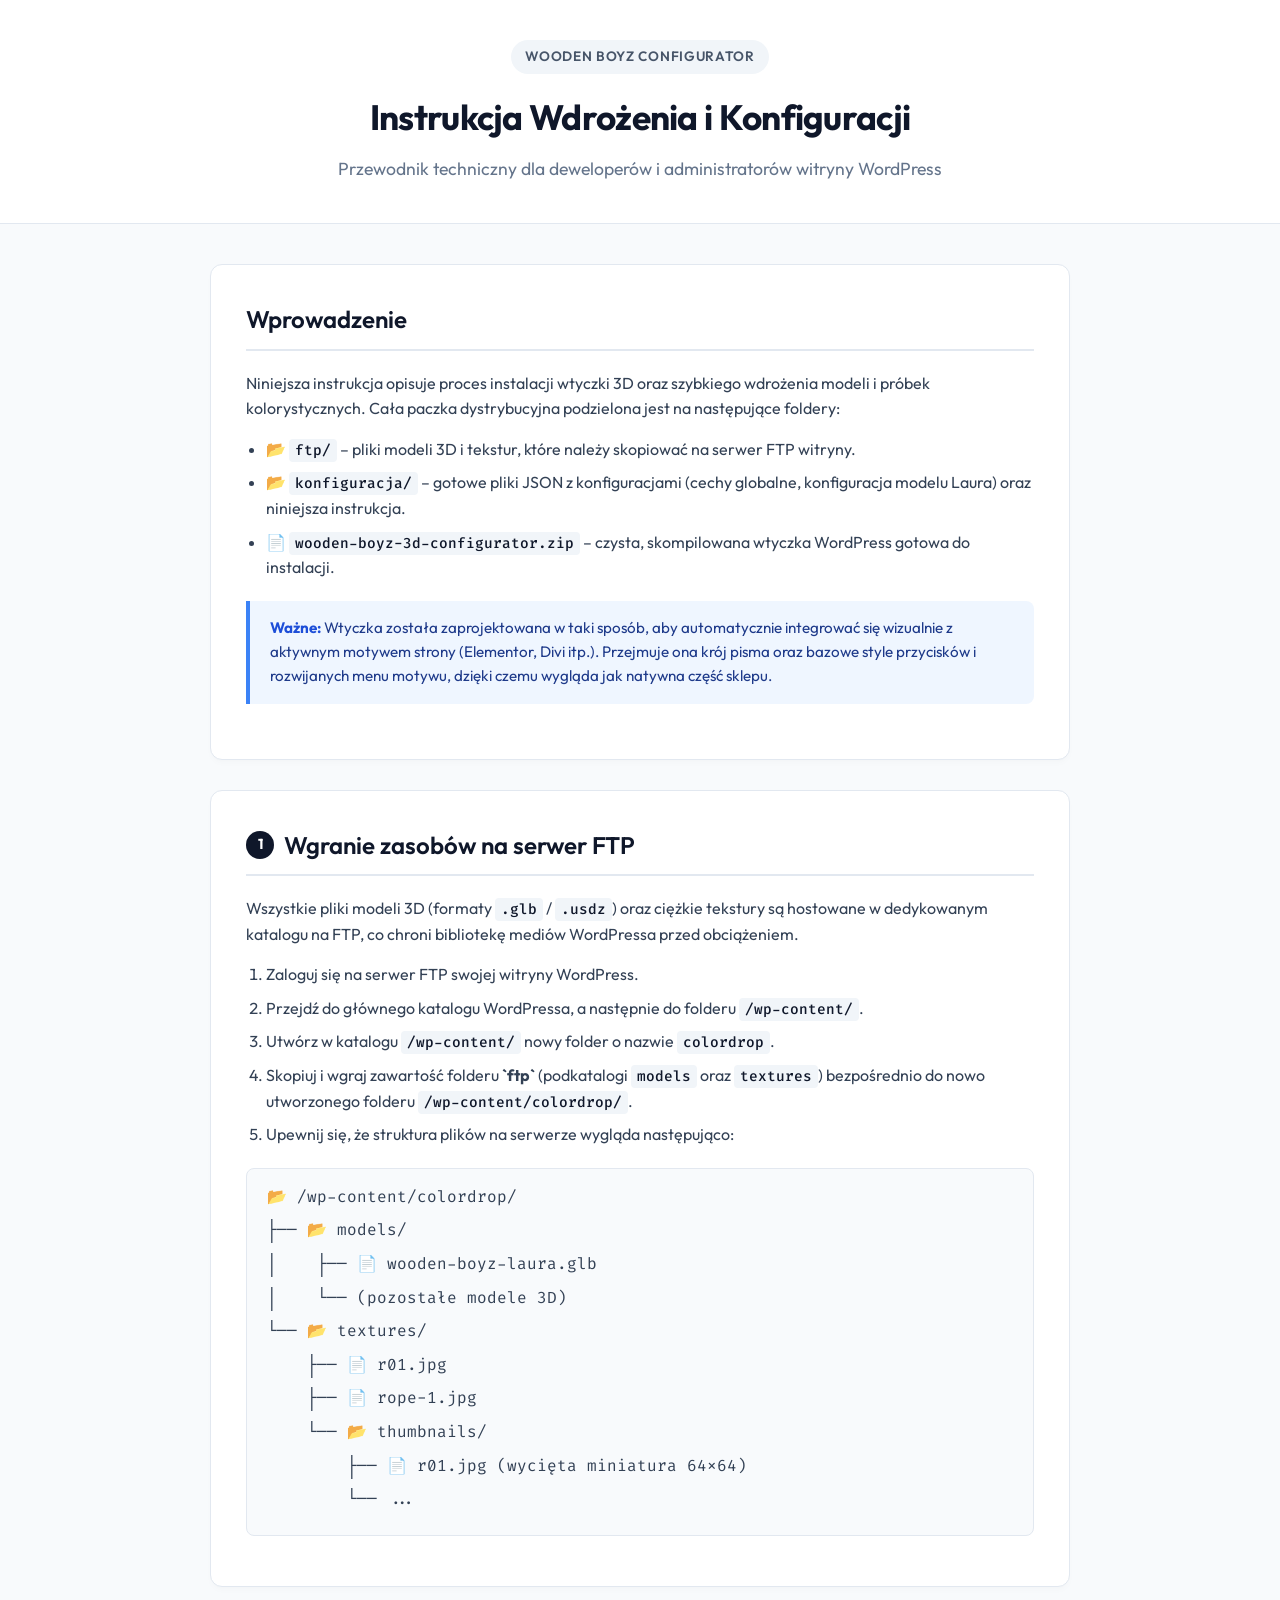
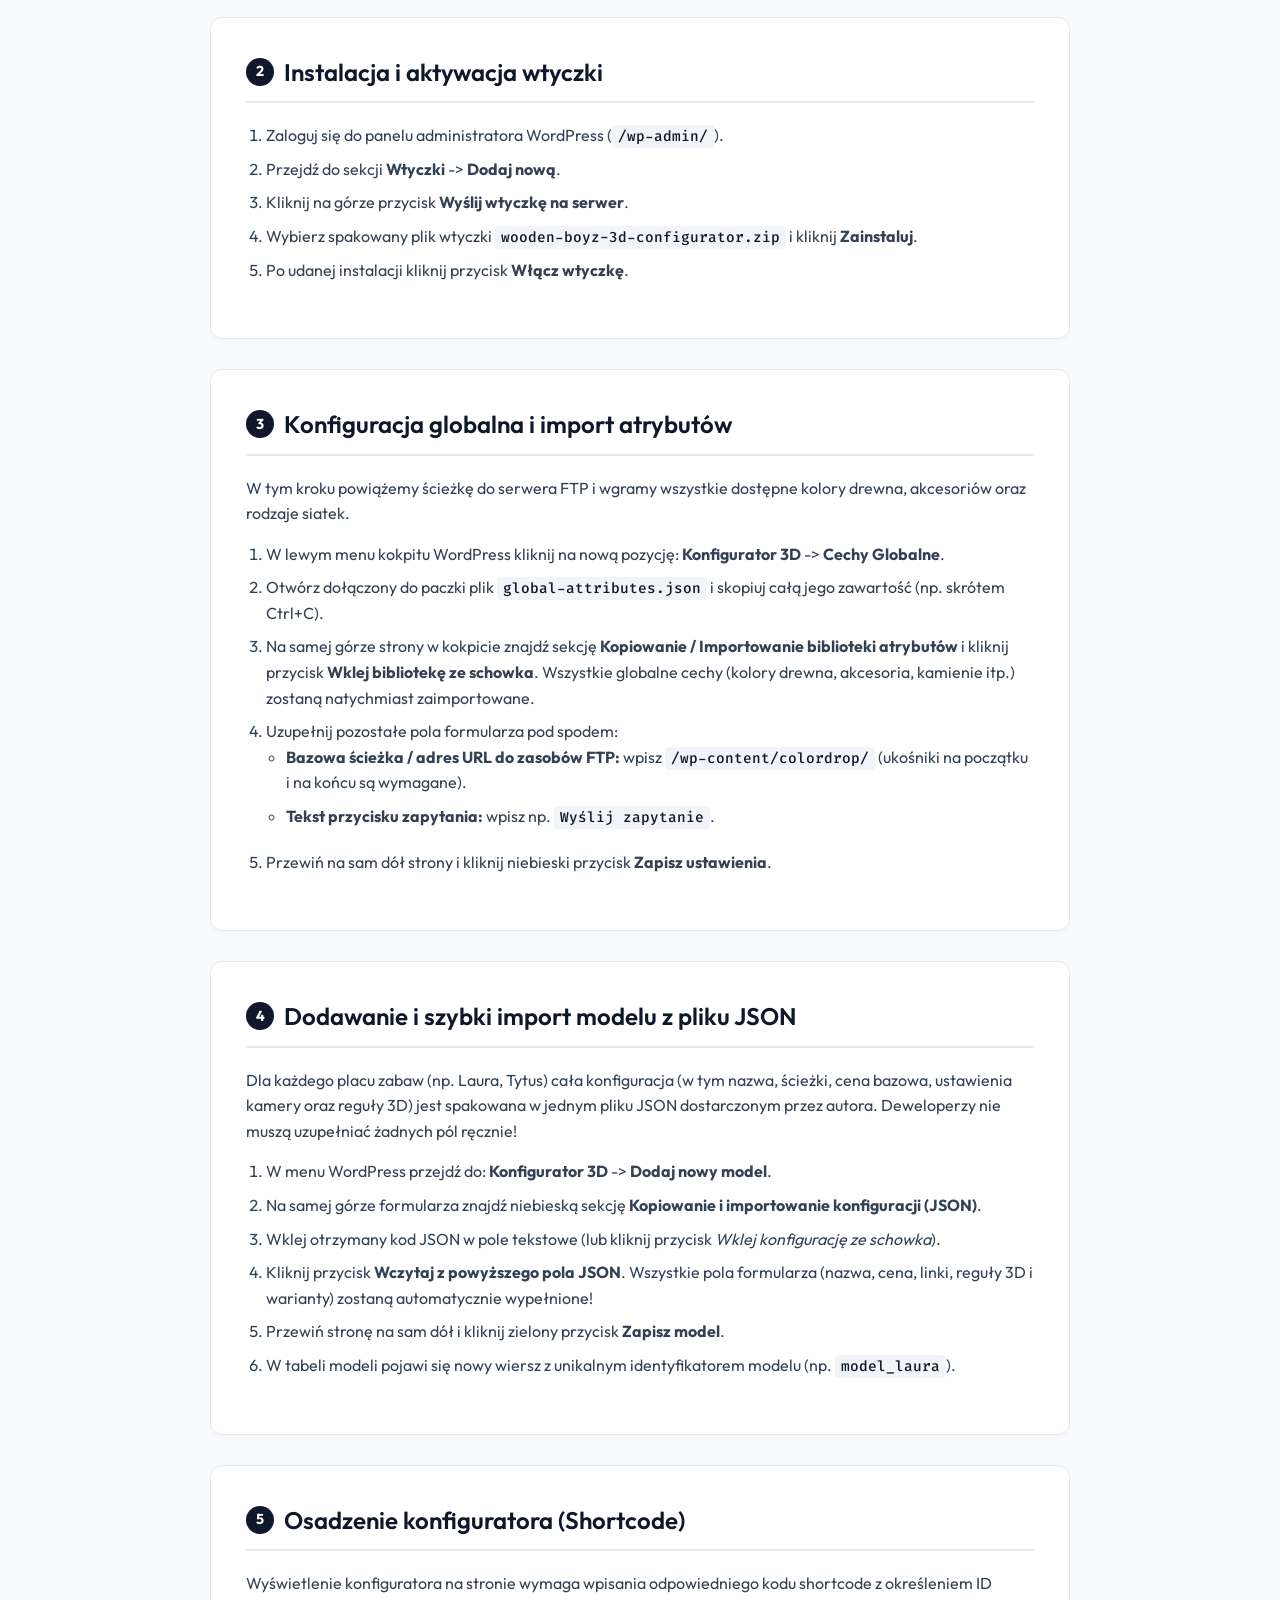
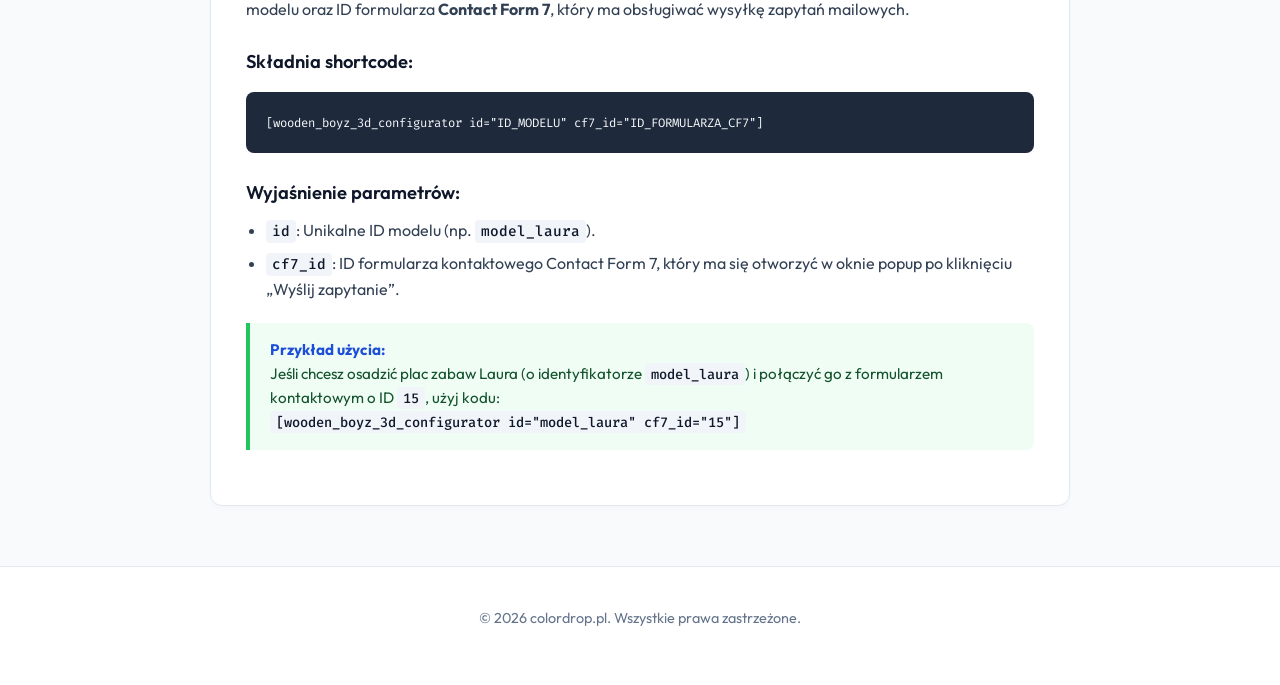
<file: dystrybucja/konfiguracja/README.html>
<!DOCTYPE html>
<html lang="pl">
<head>
    <meta charset="UTF-8">
    <meta name="viewport" content="width=device-width, initial-scale=1.0">
    <title>Instrukcja Wdrożenia Konfiguratora 3D - Wooden Boyz</title>
    <link href="https://fonts.googleapis.com/css2?family=Outfit:wght@300;400;500;600;700&family=Fira+Code:wght@400;500&display=swap" rel="stylesheet">
    <style>
        :root {
            --primary: #0f172a;
            --primary-hover: #1e293b;
            --accent: #2563eb;
            --bg: #f8fafc;
            --card-bg: #ffffff;
            --text-main: #334155;
            --text-heading: #0f172a;
            --border: #e2e8f0;
            --code-bg: #1e293b;
            --code-text: #f8fafc;
        }

        body {
            font-family: 'Outfit', sans-serif;
            background-color: var(--bg);
            color: var(--text-main);
            line-height: 1.6;
            margin: 0;
            padding: 0;
        }

        header {
            background-color: var(--card-bg);
            border-bottom: 1px solid var(--border);
            padding: 40px 20px;
            text-align: center;
        }

        .header-container {
            max-width: 900px;
            margin: 0 auto;
        }

        .logo-tag {
            display: inline-block;
            background-color: #f1f5f9;
            color: #475569;
            padding: 6px 14px;
            border-radius: 50px;
            font-size: 0.85rem;
            font-weight: 600;
            text-transform: uppercase;
            letter-spacing: 0.05em;
            margin-bottom: 15px;
        }

        h1 {
            color: var(--text-heading);
            margin: 0 0 10px 0;
            font-size: 2.2rem;
            font-weight: 700;
            letter-spacing: -0.02em;
        }

        .subtitle {
            font-size: 1.1rem;
            color: #64748b;
            margin: 0;
            font-weight: 400;
        }

        .main-container {
            max-width: 900px;
            margin: 40px auto;
            padding: 0 20px;
            box-sizing: border-box;
        }

        .section-card {
            background: var(--card-bg);
            border: 1px solid var(--border);
            border-radius: 12px;
            padding: 35px;
            margin-bottom: 30px;
            box-shadow: 0 4px 6px -1px rgba(0, 0, 0, 0.02), 0 2px 4px -1px rgba(0, 0, 0, 0.006);
        }

        h2 {
            color: var(--text-heading);
            font-size: 1.5rem;
            font-weight: 600;
            margin-top: 0;
            margin-bottom: 20px;
            border-bottom: 2px solid var(--border);
            padding-bottom: 10px;
            display: flex;
            align-items: center;
            gap: 10px;
        }

        .step-num {
            background: var(--primary);
            color: #ffffff;
            width: 28px;
            height: 28px;
            border-radius: 50%;
            display: inline-flex;
            align-items: center;
            justify-content: center;
            font-size: 0.9rem;
            font-weight: bold;
        }

        h3 {
            color: var(--text-heading);
            font-size: 1.15rem;
            font-weight: 600;
            margin-top: 25px;
            margin-bottom: 10px;
        }

        p {
            margin-top: 0;
            margin-bottom: 15px;
        }

        ol, ul {
            margin-top: 0;
            margin-bottom: 20px;
            padding-left: 20px;
        }

        li {
            margin-bottom: 8px;
        }

        code {
            font-family: 'Fira Code', monospace;
            background-color: #f1f5f9;
            color: #0f172a;
            padding: 2px 6px;
            border-radius: 4px;
            font-size: 0.9em;
            font-weight: 500;
        }

        pre {
            background-color: var(--code-bg);
            color: var(--code-text);
            padding: 20px;
            border-radius: 8px;
            overflow-x: auto;
            font-family: 'Fira Code', monospace;
            font-size: 0.85rem;
            margin: 15px 0;
            position: relative;
        }

        pre code {
            background: transparent;
            color: inherit;
            padding: 0;
            border-radius: 0;
            font-weight: 400;
        }

        .copy-btn {
            position: absolute;
            top: 10px;
            right: 10px;
            background: rgba(255, 255, 255, 0.1);
            border: 1px solid rgba(255, 255, 255, 0.2);
            color: #ffffff;
            padding: 6px 12px;
            border-radius: 4px;
            cursor: pointer;
            font-size: 0.75rem;
            font-family: 'Outfit', sans-serif;
            font-weight: 500;
            transition: background 0.2s;
        }

        .copy-btn:hover {
            background: rgba(255, 255, 255, 0.2);
        }

        .alert-box {
            background-color: #eff6ff;
            border-left: 4px solid #3b82f6;
            color: #1e3a8a;
            padding: 15px 20px;
            border-radius: 0 8px 8px 0;
            margin: 20px 0;
            font-size: 0.95rem;
        }

        .alert-box strong {
            color: #1d4ed8;
        }

        .folder-tree {
            font-family: 'Fira Code', monospace;
            background-color: #f8fafc;
            border: 1px solid var(--border);
            padding: 15px 20px;
            border-radius: 8px;
            list-style: none;
            margin: 15px 0;
        }

        .footer {
            text-align: center;
            padding: 40px 20px;
            color: #64748b;
            font-size: 0.9rem;
            border-top: 1px solid var(--border);
            background-color: var(--card-bg);
            margin-top: 60px;
        }

        /* Responsive Layout */
        @media (max-width: 768px) {
            .section-card {
                padding: 20px;
            }
            h1 {
                font-size: 1.8rem;
            }
        }
    </style>
</head>
<body>

    <header>
        <div class="header-container">
            <span class="logo-tag">Wooden Boyz Configurator</span>
            <h1>Instrukcja Wdrożenia i Konfiguracji</h1>
            <p class="subtitle">Przewodnik techniczny dla deweloperów i administratorów witryny WordPress</p>
        </div>
    </header>

    <div class="main-container">

        <!-- WPROWADZENIE -->
        <div class="section-card">
            <h2>Wprowadzenie</h2>
            <p>Niniejsza instrukcja opisuje proces instalacji wtyczki 3D oraz szybkiego wdrożenia modeli i próbek kolorystycznych. Cała paczka dystrybucyjna podzielona jest na następujące foldery:</p>
            <ul>
                <li>📂 <strong><code>ftp/</code></strong> – pliki modeli 3D i tekstur, które należy skopiować na serwer FTP witryny.</li>
                <li>📂 <strong><code>konfiguracja/</code></strong> – gotowe pliki JSON z konfiguracjami (cechy globalne, konfiguracja modelu Laura) oraz niniejsza instrukcja.</li>
                <li>📄 <strong><code>wooden-boyz-3d-configurator.zip</code></strong> – czysta, skompilowana wtyczka WordPress gotowa do instalacji.</li>
            </ul>
            <div class="alert-box">
                <strong>Ważne:</strong> Wtyczka została zaprojektowana w taki sposób, aby automatycznie integrować się wizualnie z aktywnym motywem strony (Elementor, Divi itp.). Przejmuje ona krój pisma oraz bazowe style przycisków i rozwijanych menu motywu, dzięki czemu wygląda jak natywna część sklepu.
            </div>
        </div>

        <!-- KROK 1 -->
        <div class="section-card">
            <h2><span class="step-num">1</span>Wgranie zasobów na serwer FTP</h2>
            <p>Wszystkie pliki modeli 3D (formaty <code>.glb</code> / <code>.usdz</code>) oraz ciężkie tekstury są hostowane w dedykowanym katalogu na FTP, co chroni bibliotekę mediów WordPressa przed obciążeniem.</p>
            <ol>
                <li>Zaloguj się na serwer FTP swojej witryny WordPress.</li>
                <li>Przejdź do głównego katalogu WordPressa, a następnie do folderu <code>/wp-content/</code>.</li>
                <li>Utwórz w katalogu <code>/wp-content/</code> nowy folder o nazwie <code>colordrop</code>.</li>
                <li>Skopiuj i wgraj zawartość folderu <strong>`ftp`</strong> (podkatalogi <code>models</code> oraz <code>textures</code>) bezpośrednio do nowo utworzonego folderu <code>/wp-content/colordrop/</code>.</li>
                <li>Upewnij się, że struktura plików na serwerze wygląda następująco:</li>
            </ol>
            <ul class="folder-tree">
                <li>📂 /wp-content/colordrop/</li>
                <li>├── 📂 models/</li>
                <li>│&nbsp;&nbsp;&nbsp;&nbsp;├── 📄 wooden-boyz-laura.glb</li>
                <li>│&nbsp;&nbsp;&nbsp;&nbsp;└── (pozostałe modele 3D)</li>
                <li>└── 📂 textures/</li>
                <li>&nbsp;&nbsp;&nbsp;&nbsp;├── 📄 r01.jpg</li>
                <li>&nbsp;&nbsp;&nbsp;&nbsp;├── 📄 rope-1.jpg</li>
                <li>&nbsp;&nbsp;&nbsp;&nbsp;└── 📂 thumbnails/</li>
                <li>&nbsp;&nbsp;&nbsp;&nbsp;&nbsp;&nbsp;&nbsp;&nbsp;├── 📄 r01.jpg (wycięta miniatura 64x64)</li>
                <li>&nbsp;&nbsp;&nbsp;&nbsp;&nbsp;&nbsp;&nbsp;&nbsp;└── ...</li>
            </ul>
        </div>

        <!-- KROK 2 -->
        <div class="section-card">
            <h2><span class="step-num">2</span>Instalacja i aktywacja wtyczki</h2>
            <ol>
                <li>Zaloguj się do panelu administratora WordPress (<code>/wp-admin/</code>).</li>
                <li>Przejdź do sekcji <strong>Wtyczki</strong> -> <strong>Dodaj nową</strong>.</li>
                <li>Kliknij na górze przycisk <strong>Wyślij wtyczkę na serwer</strong>.</li>
                <li>Wybierz spakowany plik wtyczki <strong><code>wooden-boyz-3d-configurator.zip</code></strong> i kliknij <strong>Zainstaluj</strong>.</li>
                <li>Po udanej instalacji kliknij przycisk <strong>Włącz wtyczkę</strong>.</li>
            </ol>
        </div>

        <!-- KROK 3 -->
        <div class="section-card">
            <h2><span class="step-num">3</span>Konfiguracja globalna i import atrybutów</h2>
            <p>W tym kroku powiążemy ścieżkę do serwera FTP i wgramy wszystkie dostępne kolory drewna, akcesoriów oraz rodzaje siatek.</p>
            <ol>
                <li>W lewym menu kokpitu WordPress kliknij na nową pozycję: <strong>Konfigurator 3D</strong> -> <strong>Cechy Globalne</strong>.</li>
                <li>Otwórz dołączony do paczki plik <strong><code>global-attributes.json</code></strong> i skopiuj całą jego zawartość (np. skrótem Ctrl+C).</li>
                <li>Na samej górze strony w kokpicie znajdź sekcję <strong>Kopiowanie / Importowanie biblioteki atrybutów</strong> i kliknij przycisk <strong>Wklej bibliotekę ze schowka</strong>. Wszystkie globalne cechy (kolory drewna, akcesoria, kamienie itp.) zostaną natychmiast zaimportowane.</li>
                <li>Uzupełnij pozostałe pola formularza pod spodem:
                    <ul>
                        <li><strong>Bazowa ścieżka / adres URL do zasobów FTP:</strong> wpisz <code>/wp-content/colordrop/</code> (ukośniki na początku i na końcu są wymagane).</li>
                        <li><strong>Tekst przycisku zapytania:</strong> wpisz np. <code>Wyślij zapytanie</code>.</li>
                    </ul>
                </li>
                <li>Przewiń na sam dół strony i kliknij niebieski przycisk <strong>Zapisz ustawienia</strong>.</li>
            </ol>
        </div>

        <!-- KROK 4 -->
        <div class="section-card">
            <h2><span class="step-num">4</span>Dodawanie i szybki import modelu z pliku JSON</h2>
            <p>Dla każdego placu zabaw (np. Laura, Tytus) cała konfiguracja (w tym nazwa, ścieżki, cena bazowa, ustawienia kamery oraz reguły 3D) jest spakowana w jednym pliku JSON dostarczonym przez autora. Deweloperzy nie muszą uzupełniać żadnych pól ręcznie!</p>
            <ol>
                <li>W menu WordPress przejdź do: <strong>Konfigurator 3D</strong> -> <strong>Dodaj nowy model</strong>.</li>
                <li>Na samej górze formularza znajdź niebieską sekcję <strong>Kopiowanie i importowanie konfiguracji (JSON)</strong>.</li>
                <li>Wklej otrzymany kod JSON w pole tekstowe (lub kliknij przycisk <em>Wklej konfigurację ze schowka</em>).</li>
                <li>Kliknij przycisk <strong>Wczytaj z powyższego pola JSON</strong>. Wszystkie pola formularza (nazwa, cena, linki, reguły 3D i warianty) zostaną automatycznie wypełnione!</li>
                <li>Przewiń stronę na sam dół i kliknij zielony przycisk <strong>Zapisz model</strong>.</li>
                <li>W tabeli modeli pojawi się nowy wiersz z unikalnym identyfikatorem modelu (np. <code>model_laura</code>).</li>
            </ol>
        </div>

        <!-- KROK 5 -->
        <div class="section-card">
            <h2><span class="step-num">5</span>Osadzenie konfiguratora (Shortcode)</h2>
            <p>Wyświetlenie konfiguratora na stronie wymaga wpisania odpowiedniego kodu shortcode z określeniem ID modelu oraz ID formularza <strong>Contact Form 7</strong>, który ma obsługiwać wysyłkę zapytań mailowych.</p>

            <h3>Składnia shortcode:</h3>
            <pre><code>[wooden_boyz_3d_configurator id="ID_MODELU" cf7_id="ID_FORMULARZA_CF7"]</code></pre>

            <h3>Wyjaśnienie parametrów:</h3>
            <ul>
                <li><code>id</code>: Unikalne ID modelu (np. <code>model_laura</code>).</li>
                <li><code>cf7_id</code>: ID formularza kontaktowego Contact Form 7, który ma się otworzyć w oknie popup po kliknięciu „Wyślij zapytanie”.</li>
            </ul>

            <div class="alert-box" style="background-color: #f0fdf4; border-left-color: #22c55e; color: #14532d;">
                <strong>Przykład użycia:</strong><br>
                Jeśli chcesz osadzić plac zabaw Laura (o identyfikatorze <code>model_laura</code>) i połączyć go z formularzem kontaktowym o ID <code>15</code>, użyj kodu:
                <br><code>[wooden_boyz_3d_configurator id="model_laura" cf7_id="15"]</code>
            </div>
        </div>

    </div>

    <div class="footer">
        <p>&copy; 2026 colordrop.pl. Wszystkie prawa zastrzeżone.</p>
    </div>

    <script>
        function copyText(elementId) {
            var text = document.getElementById(elementId).innerText;
            navigator.clipboard.writeText(text).then(function() {
                alert('Skopiowano kod JSON do schowka!');
            }, function(err) {
                alert('Nie udało się skopiować: ', err);
            });
        }
    </script>
</body>
</html>
</file>
